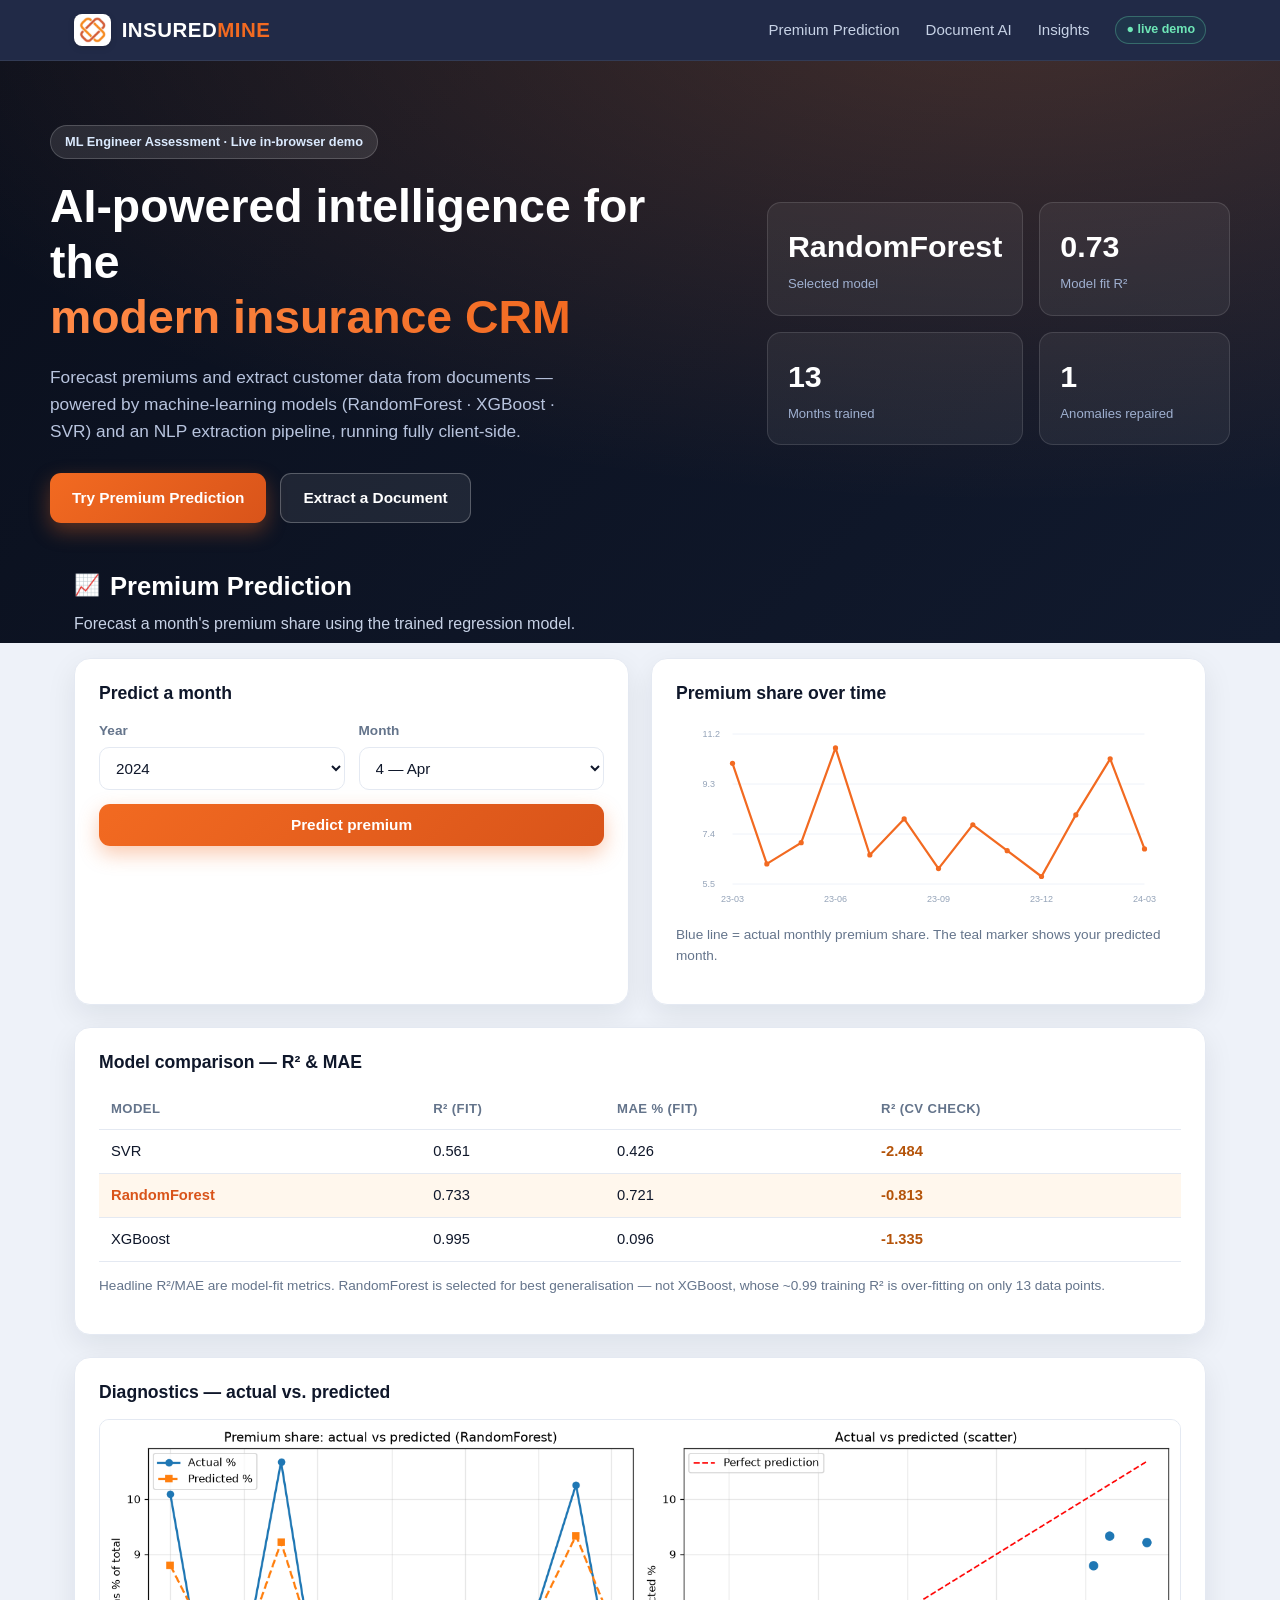
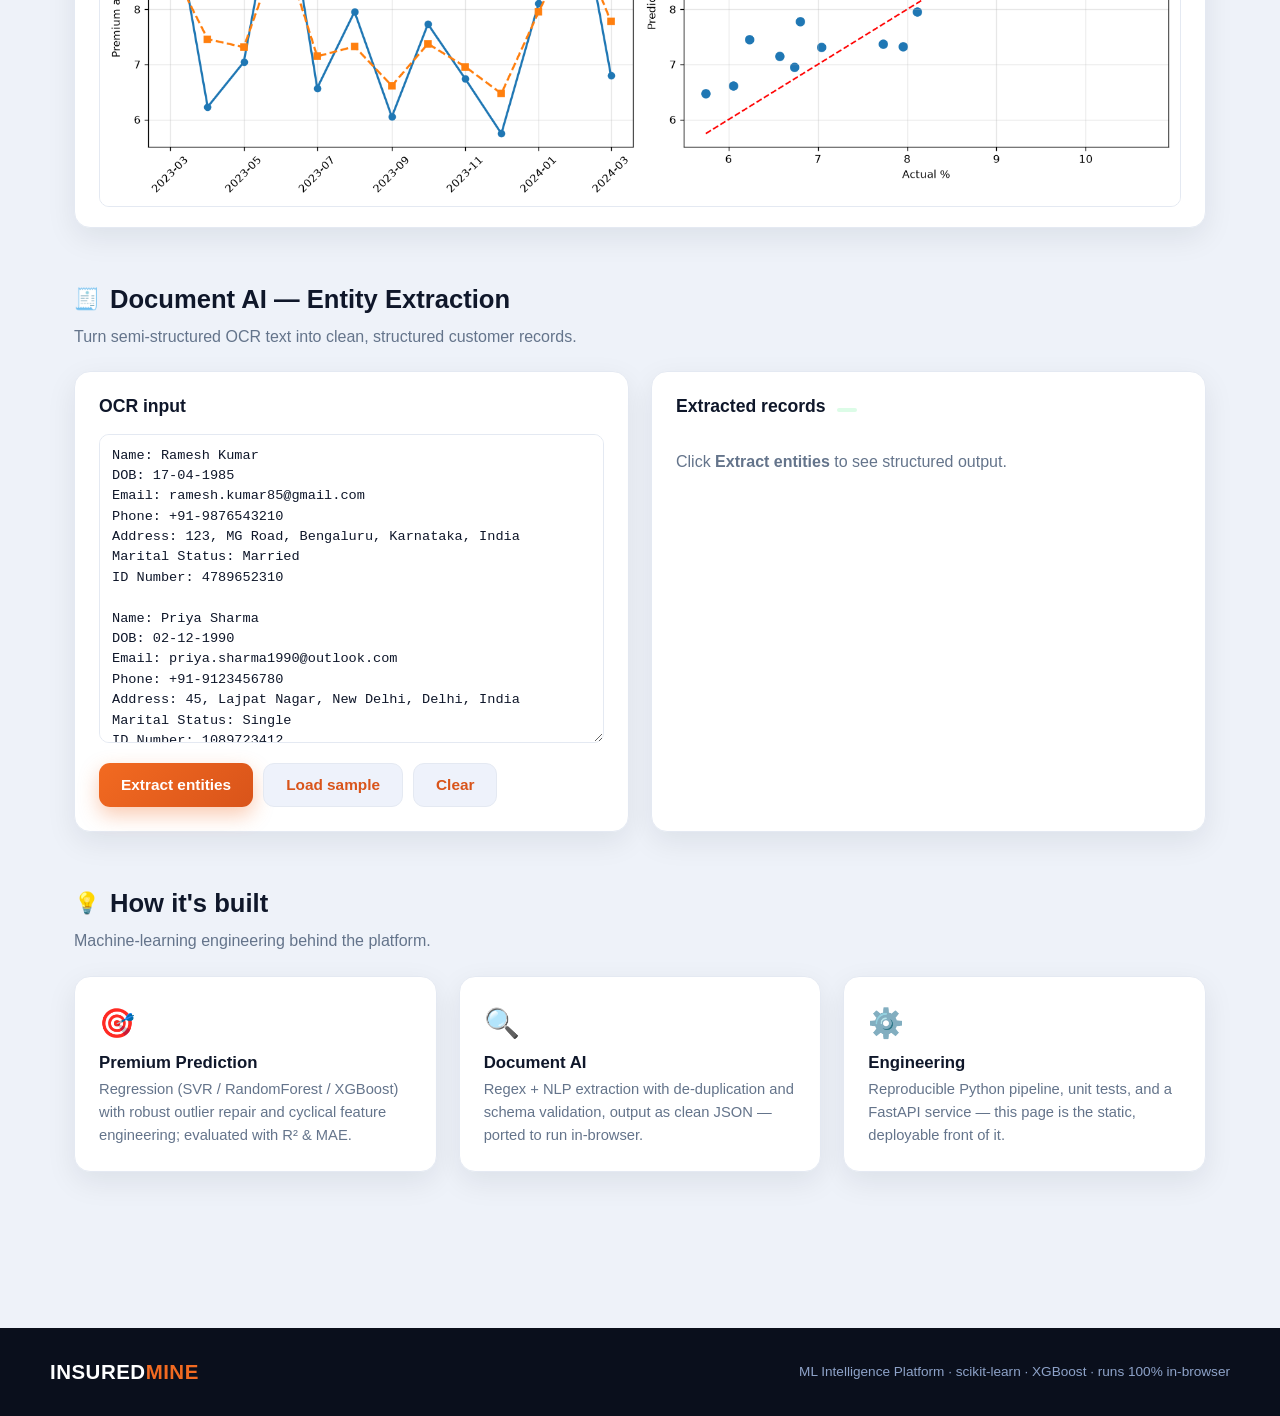
<file: insuredmine-web/index.html>
<!DOCTYPE html>
<html lang="en">
<head>
  <meta charset="UTF-8" />
  <meta name="viewport" content="width=device-width, initial-scale=1.0" />
  <title>InsuredMine — AI Intelligence Platform</title>
  <meta name="description" content="AI-powered insurance intelligence: premium prediction and document entity extraction. A machine-learning demo by an ML Engineer candidate." />
  <meta name="theme-color" content="#0b1533" />
  <!-- Open Graph -->
  <meta property="og:title" content="InsuredMine — AI Intelligence Platform" />
  <meta property="og:description" content="Premium prediction & document AI, running entirely in your browser." />
  <meta property="og:type" content="website" />
  <link rel="icon" href="assets/logo.png" />
  <link rel="stylesheet" href="assets/styles.css" />
</head>
<body>

  <!-- ===== Nav ===== -->
  <header class="nav">
    <div class="nav__inner">
      <a class="brand" href="#top" aria-label="InsuredMine home">
        <img class="brand__logo-img" src="assets/logo.png" alt="InsuredMine logo"
             onerror="this.style.display='none'" />
        <span class="brand__name">Insured<strong>Mine</strong></span>
      </a>
      <nav class="nav__links" aria-label="Primary">
        <a href="#predict">Premium Prediction</a>
        <a href="#extract">Document AI</a>
        <a href="#insights">Insights</a>
        <span class="nav__badge" title="Runs entirely in your browser">● live demo</span>
      </nav>
    </div>
  </header>

  <!-- ===== Hero ===== -->
  <section class="hero" id="top">
    <div class="hero__inner">
      <div class="hero__copy">
        <span class="pill">ML Engineer Assessment · Live in-browser demo</span>
        <h1>AI-powered intelligence for the<br><span class="grad">modern insurance CRM</span></h1>
        <p>Forecast premiums and extract customer data from documents — powered by
           machine-learning models (RandomForest · XGBoost · SVR) and an NLP
           extraction pipeline, running fully client-side.</p>
        <div class="hero__cta">
          <a class="btn btn--primary" href="#predict">Try Premium Prediction</a>
          <a class="btn btn--ghost" href="#extract">Extract a Document</a>
        </div>
      </div>
      <div class="hero__stats" id="heroStats" aria-live="polite">
        <div class="stat"><div class="stat__val" id="statModel">—</div><div class="stat__label">Selected model</div></div>
        <div class="stat"><div class="stat__val" id="statR2">—</div><div class="stat__label">Model fit R²</div></div>
        <div class="stat"><div class="stat__val" id="statSamples">—</div><div class="stat__label">Months trained</div></div>
        <div class="stat"><div class="stat__val" id="statFixed">—</div><div class="stat__label">Anomalies repaired</div></div>
      </div>
    </div>
  </section>

  <main class="wrap">

    <!-- ===== Premium Prediction ===== -->
    <section class="panel" id="predict">
      <div class="panel__head">
        <h2><span class="ico">📈</span> Premium Prediction</h2>
        <p>Forecast a month's premium share using the trained regression model.</p>
      </div>
      <div class="grid grid--2">
        <div class="card">
          <h3>Predict a month</h3>
          <div class="form-row">
            <label for="inYear">Year
              <select id="inYear"><option>2024</option><option>2025</option><option>2026</option></select>
            </label>
            <label for="inMonth">Month
              <select id="inMonth" aria-label="Month"></select>
            </label>
          </div>
          <button class="btn btn--primary btn--block" id="btnPredict">Predict premium</button>
          <div class="result" id="predResult" hidden aria-live="polite">
            <div class="result__pct"><span id="predPct">—</span><small>% of total</small></div>
            <div class="result__abs">≈ <strong id="predAbs">—</strong> estimated premium</div>
            <div class="result__meta" id="predMeta"></div>
          </div>
        </div>
        <div class="card">
          <h3>Premium share over time</h3>
          <div id="chart" class="chart" role="img" aria-label="Line chart of monthly premium share"></div>
          <p class="muted small">Blue line = actual monthly premium share. The teal
             marker shows your predicted month.</p>
        </div>
      </div>

      <div class="grid">
        <div class="card">
          <h3>Model comparison — R² &amp; MAE</h3>
          <div class="tbl-wrap">
            <table class="tbl" id="metricsTbl">
              <thead><tr><th>Model</th><th>R² (fit)</th><th>MAE % (fit)</th><th>R² (CV check)</th></tr></thead>
              <tbody></tbody>
            </table>
          </div>
          <p class="muted small">Headline R²/MAE are model-fit metrics. RandomForest is
             selected for best generalisation — not XGBoost, whose ~0.99 training R² is
             over-fitting on only 13 data points.</p>
        </div>
      </div>

      <div class="grid">
        <div class="card card--plot">
          <h3>Diagnostics — actual vs. predicted</h3>
          <img class="plot" src="assets/actual_vs_predicted.png" loading="lazy"
               alt="Actual versus predicted premium share chart" />
        </div>
      </div>
    </section>

    <!-- ===== Document AI ===== -->
    <section class="panel" id="extract">
      <div class="panel__head">
        <h2><span class="ico">🧾</span> Document AI — Entity Extraction</h2>
        <p>Turn semi-structured OCR text into clean, structured customer records.</p>
      </div>
      <div class="grid grid--2">
        <div class="card">
          <h3>OCR input</h3>
          <textarea id="ocrText" rows="14" spellcheck="false"
                    aria-label="OCR text input"></textarea>
          <div class="btn-row">
            <button class="btn btn--primary" id="btnExtract">Extract entities</button>
            <button class="btn btn--ghost" id="btnSample">Load sample</button>
            <button class="btn btn--ghost" id="btnClear">Clear</button>
          </div>
        </div>
        <div class="card">
          <h3>Extracted records <span class="chip" id="extractCount" hidden></span></h3>
          <div id="extractOut" class="extract-out">
            <p class="muted">Click <b>Extract entities</b> to see structured output.</p>
          </div>
        </div>
      </div>
    </section>

    <!-- ===== Insights ===== -->
    <section class="panel" id="insights">
      <div class="panel__head">
        <h2><span class="ico">💡</span> How it's built</h2>
        <p>Machine-learning engineering behind the platform.</p>
      </div>
      <div class="grid grid--3">
        <div class="card feature"><div class="feature__ico">🎯</div><h4>Premium Prediction</h4>
          <p>Regression (SVR / RandomForest / XGBoost) with robust outlier repair and
             cyclical feature engineering; evaluated with R² &amp; MAE.</p></div>
        <div class="card feature"><div class="feature__ico">🔍</div><h4>Document AI</h4>
          <p>Regex + NLP extraction with de-duplication and schema validation, output
             as clean JSON — ported to run in-browser.</p></div>
        <div class="card feature"><div class="feature__ico">⚙️</div><h4>Engineering</h4>
          <p>Reproducible Python pipeline, unit tests, and a FastAPI service — this page
             is the static, deployable front of it.</p></div>
      </div>
    </section>
  </main>

  <footer class="foot">
    <div class="foot__inner">
      <span class="brand__name">Insured<strong>Mine</strong></span>
      <span class="muted small">ML Intelligence Platform · scikit-learn · XGBoost · runs 100% in-browser</span>
    </div>
  </footer>

  <div id="toast" class="toast" hidden></div>

  <script src="assets/data.js"></script>
  <script src="assets/ocr.js"></script>
  <script src="assets/app.js"></script>
</body>
</html>
</file>
<file: insuredmine-web/assets/styles.css>
/* ===== InsuredMine — design system (static build) ===== */
:root{
  --navy:#0a0f1c; --navy2:#111a2e; --brand:#f26a21; --brand2:#d9541a;
  --teal:#ff8a47; --accent:#ff8a47;
  --bg:#eef2f9; --card:#ffffff; --text:#0f172a; --muted:#64748b;
  --border:#e4e9f2; --ok:#16a34a; --warn:#b45309;
  --shadow:0 10px 30px rgba(15,23,42,.08); --shadow-lg:0 18px 44px rgba(15,23,42,.14);
  --radius:16px;
}
*{box-sizing:border-box}
html{scroll-behavior:smooth}
body{
  margin:0; color:var(--text); background:var(--bg);
  font-family:'Segoe UI',Inter,-apple-system,BlinkMacSystemFont,Roboto,Helvetica,Arial,sans-serif;
  line-height:1.55; -webkit-font-smoothing:antialiased;
}
a{color:inherit;text-decoration:none}
h1,h2,h3,h4{line-height:1.2;margin:0 0 .4em}
.muted{color:var(--muted)} .small{font-size:.85rem}
.grad{background:linear-gradient(90deg,#ff8a47,#f26a21);-webkit-background-clip:text;background-clip:text;color:transparent}
:focus-visible{outline:3px solid rgba(242,106,33,.5);outline-offset:2px;border-radius:6px}
img{max-width:100%}

/* ===== Nav ===== */
.nav{position:sticky;top:0;z-index:50;background:rgba(11,21,51,.9);backdrop-filter:blur(12px);
  border-bottom:1px solid rgba(255,255,255,.08)}
.nav__inner{max-width:1180px;margin:0 auto;padding:14px 24px;display:flex;align-items:center;justify-content:space-between}
.brand{display:flex;align-items:center;gap:11px}
.brand__logo{display:flex}
.brand__logo-img{height:32px;width:auto;display:block;background:#fff;
  border-radius:8px;padding:3px 4px;box-shadow:0 2px 6px rgba(0,0,0,.15)}
.brand__name{color:#fff;font-size:1.28rem;font-weight:700;letter-spacing:.5px;text-transform:uppercase}
.brand__name strong{color:var(--brand);font-weight:800}
.nav__links{display:flex;align-items:center;gap:26px}
.nav__links a{color:#c7d2e6;font-size:.94rem;font-weight:500;transition:color .15s}
.nav__links a:hover{color:#fff}
.nav__badge{color:#6ee7b7;font-size:.78rem;font-weight:600;border:1px solid rgba(110,231,183,.3);
  padding:3px 10px;border-radius:999px;background:rgba(16,185,129,.08)}

/* ===== Hero ===== */
.hero{background:radial-gradient(1200px 500px at 80% -10%,rgba(255,138,71,.22),transparent),
  linear-gradient(135deg,var(--navy),var(--navy2));color:#fff;padding:64px 24px 120px}
.hero__inner{max-width:1180px;margin:0 auto;display:grid;grid-template-columns:1.3fr .9fr;gap:48px;align-items:center}
.pill{display:inline-block;background:rgba(255,255,255,.1);border:1px solid rgba(255,255,255,.18);
  color:#dbeafe;padding:6px 14px;border-radius:999px;font-size:.8rem;font-weight:600;margin-bottom:20px}
.hero h1{font-size:2.9rem;font-weight:800;margin-bottom:.4em}
.hero p{color:#b8c4de;font-size:1.08rem;max-width:520px}
.hero__cta{display:flex;gap:14px;margin-top:28px;flex-wrap:wrap}
.hero__stats{display:grid;grid-template-columns:1fr 1fr;gap:16px}
.stat{background:rgba(255,255,255,.06);border:1px solid rgba(255,255,255,.12);border-radius:14px;
  padding:20px;transition:transform .18s,background .18s}
.stat:hover{transform:translateY(-3px);background:rgba(255,255,255,.1)}
.stat__val{font-size:1.9rem;font-weight:800;color:#fff;min-height:1.9rem}
.stat__label{color:#9fb0d0;font-size:.82rem;margin-top:4px}

/* ===== Buttons ===== */
.btn{display:inline-flex;align-items:center;justify-content:center;gap:8px;cursor:pointer;
  border:none;border-radius:11px;padding:12px 22px;font-size:.96rem;font-weight:600;
  font-family:inherit;transition:transform .08s,box-shadow .15s,background .15s,opacity .15s}
.btn:active{transform:translateY(1px)}
.btn:disabled{opacity:.6;cursor:not-allowed}
.btn--primary{background:linear-gradient(135deg,var(--brand),var(--brand2));color:#fff;
  box-shadow:0 8px 20px rgba(242,106,33,.35)}
.btn--primary:hover:not(:disabled){box-shadow:0 10px 26px rgba(242,106,33,.5)}
.btn--ghost{background:#eef2fb;color:var(--brand2);border:1px solid var(--border)}
.hero .btn--ghost{background:rgba(255,255,255,.08);color:#fff;border:1px solid rgba(255,255,255,.25)}
.hero .btn--ghost:hover{background:rgba(255,255,255,.16)}
.btn--block{width:100%;margin-top:8px}
.btn-row{display:flex;gap:10px;margin-top:12px;flex-wrap:wrap}

/* ===== Layout ===== */
.wrap{max-width:1180px;margin:-80px auto 0;padding:0 24px 60px;position:relative}
.panel{margin-bottom:56px;animation:rise .5s ease both}
@keyframes rise{from{opacity:0;transform:translateY(14px)}to{opacity:1;transform:none}}
.panel__head{margin:8px 0 22px}
.panel__head h2{font-size:1.6rem;display:flex;align-items:center;gap:10px}
.panel__head p{color:var(--muted);margin:0}
.panel:first-of-type .panel__head{color:#fff}
.panel:first-of-type .panel__head p{color:#c7d2e6}
.ico{font-size:1.3rem}
.grid{display:grid;gap:22px;margin-bottom:22px}
.grid--2{grid-template-columns:1fr 1fr}
.grid--3{grid-template-columns:repeat(3,1fr)}

/* ===== Cards ===== */
.card{background:var(--card);border:1px solid var(--border);border-radius:var(--radius);
  padding:24px;box-shadow:var(--shadow);transition:box-shadow .2s,transform .2s}
.card:hover{box-shadow:var(--shadow-lg)}
.card h3{font-size:1.1rem;margin-bottom:16px}
.feature{transition:transform .2s}
.feature:hover{transform:translateY(-4px)}
.feature__ico{font-size:1.8rem;margin-bottom:8px}
.feature h4{font-size:1.05rem;margin-bottom:.3em}
.feature p{color:var(--muted);font-size:.92rem;margin:0}

/* ===== Forms ===== */
.form-row{display:flex;gap:14px;margin-bottom:6px}
label{display:flex;flex-direction:column;gap:6px;font-size:.85rem;font-weight:600;color:var(--muted);flex:1}
select,textarea{font-family:inherit;font-size:.95rem;color:var(--text);background:#fff;
  border:1.5px solid var(--border);border-radius:10px;padding:11px 12px;width:100%;transition:border-color .15s,box-shadow .15s}
select:focus,textarea:focus{outline:none;border-color:var(--brand);box-shadow:0 0 0 3px rgba(242,106,33,.14)}
textarea{resize:vertical;line-height:1.5;font-family:'Consolas',ui-monospace,monospace;font-size:.85rem}

/* ===== Prediction result ===== */
.result{margin-top:20px;padding:20px;border-radius:14px;
  background:linear-gradient(135deg,#fff7ed,#fff1e6);border:1px solid #fed7aa;animation:rise .35s ease both}
.result__pct{font-size:2.6rem;font-weight:800;color:var(--brand2);line-height:1}
.result__pct small{font-size:1rem;color:var(--muted);font-weight:600;margin-left:6px}
.result__abs{margin-top:8px;color:var(--text)} .result__abs strong{color:var(--navy)}
.result__meta{margin-top:8px;font-size:.82rem;color:var(--muted)}

/* ===== Chart ===== */
.chart{width:100%;height:190px}
.chart svg{width:100%;height:100%;overflow:visible}
.plot{width:100%;height:auto;display:block;border-radius:10px;border:1px solid var(--border)}
.card--plot{padding:24px 24px 20px}
.card--plot .plot{margin-top:6px;background:#fff}

/* ===== Table ===== */
.tbl-wrap{overflow-x:auto}
.tbl{width:100%;border-collapse:collapse;font-size:.92rem}
.tbl th,.tbl td{text-align:left;padding:10px 12px;border-bottom:1px solid var(--border)}
.tbl th{color:var(--muted);font-weight:600;font-size:.82rem;text-transform:uppercase;letter-spacing:.03em}
.tbl tbody tr:hover{background:#f8fafc}
.tbl .sel{background:#fff7ed}
.tbl .sel td:first-child{font-weight:700;color:var(--brand2)}
.badge-pos{color:var(--ok);font-weight:600}
.badge-neg{color:var(--warn);font-weight:600}

/* ===== Extract output ===== */
.chip{display:inline-block;background:#dcfce7;color:#15803d;font-size:.78rem;font-weight:700;
  padding:2px 10px;border-radius:999px;margin-left:6px}
.extract-out{max-height:430px;overflow:auto}
.person{border:1px solid var(--border);border-radius:12px;padding:14px 16px;margin-bottom:12px;
  background:#fbfcfe;animation:rise .3s ease both}
.person__name{font-weight:700;font-size:1rem;margin-bottom:8px;color:var(--navy)}
.person__grid{display:grid;grid-template-columns:auto 1fr;gap:4px 14px;font-size:.86rem}
.person__grid dt{color:var(--muted)} .person__grid dd{margin:0;word-break:break-word}
.null{color:#cbd5e1;font-style:italic}

/* ===== Toast ===== */
.toast{position:fixed;bottom:24px;left:50%;transform:translateX(-50%);
  background:#0f172a;color:#fff;padding:12px 20px;border-radius:12px;font-size:.9rem;
  box-shadow:var(--shadow-lg);z-index:99;animation:rise .25s ease both}
.toast--err{background:#7f1d1d}

/* ===== Footer ===== */
.foot{background:var(--navy);color:#fff;padding:28px 24px;margin-top:40px}
.foot__inner{max-width:1180px;margin:0 auto;display:flex;align-items:center;justify-content:space-between;gap:16px;flex-wrap:wrap}
.foot .small{color:#8ea3c9}

/* ===== Responsive ===== */
@media(max-width:900px){
  .hero__inner{grid-template-columns:1fr;gap:32px}
  .hero h1{font-size:2.2rem}
  .grid--2,.grid--3{grid-template-columns:1fr}
  .nav__links a{display:none}
}
@media(prefers-reduced-motion:reduce){*{animation:none!important;transition:none!important}}
</file>
